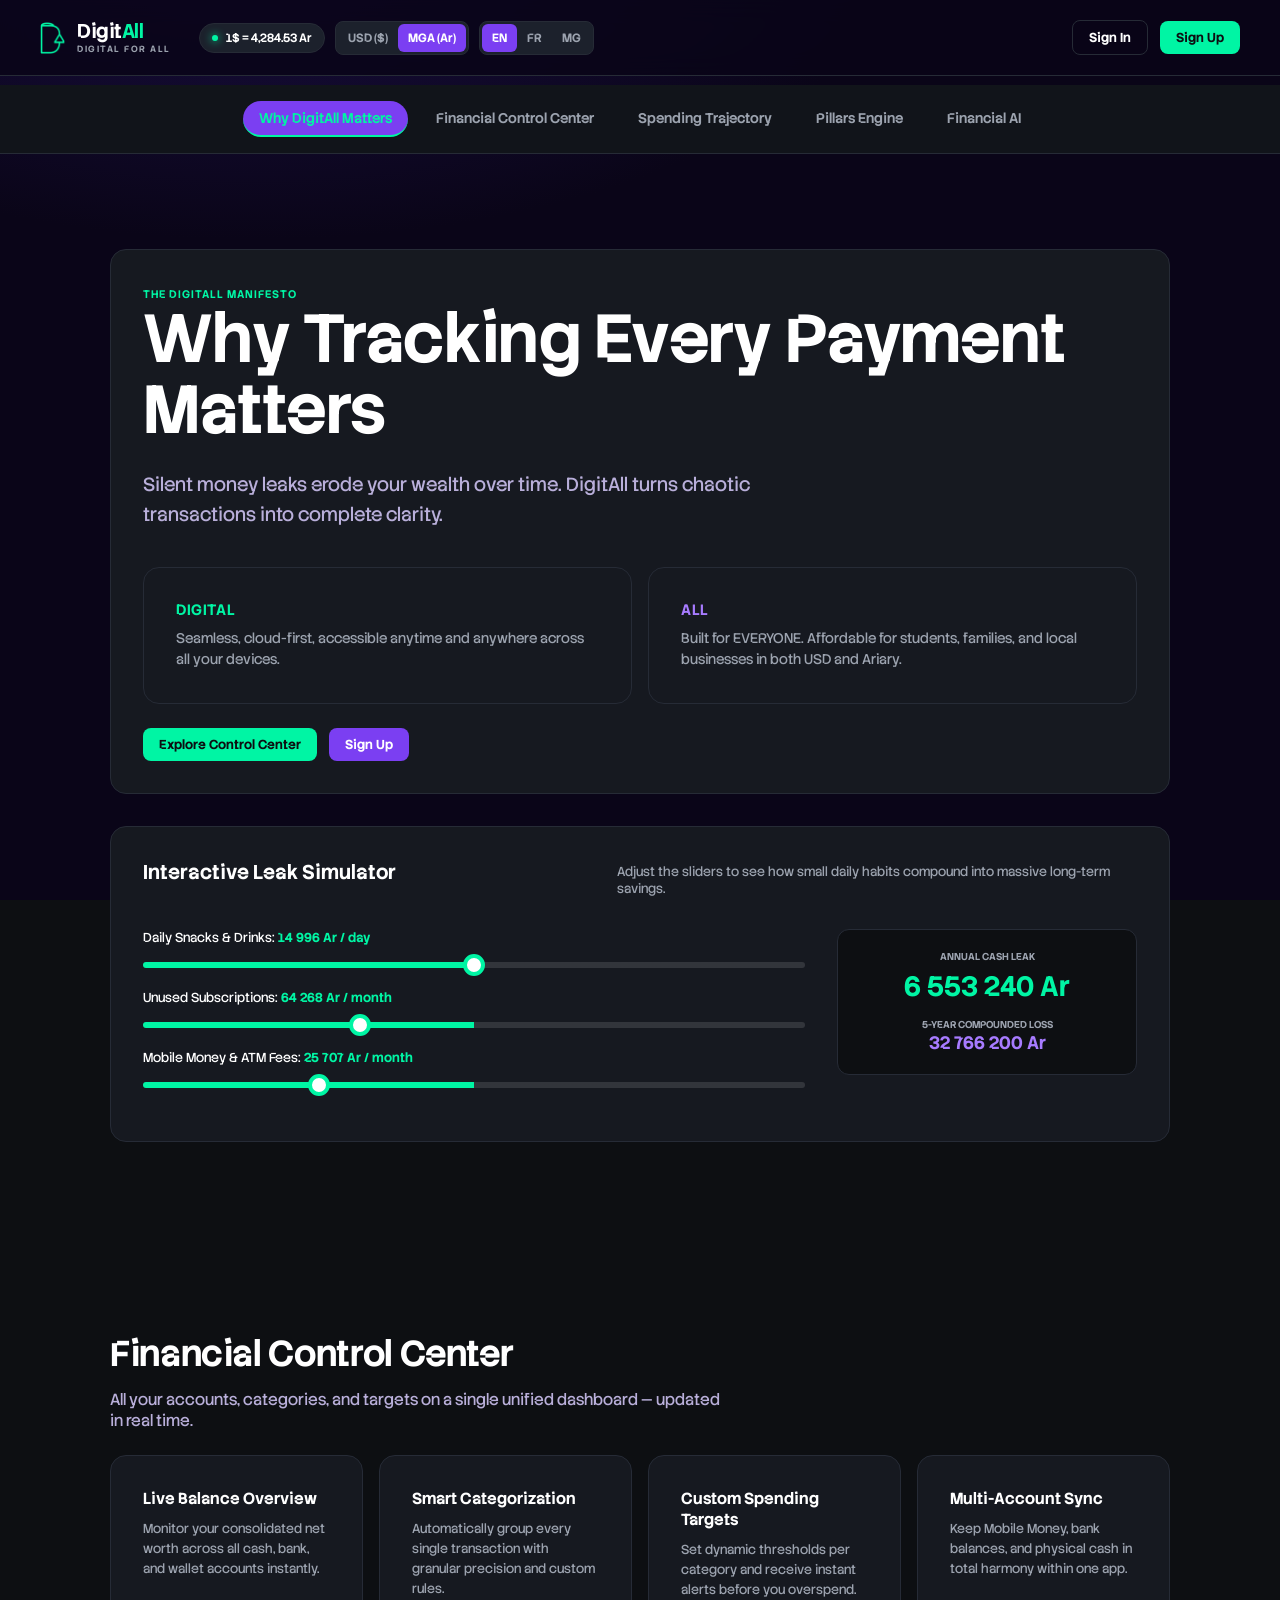
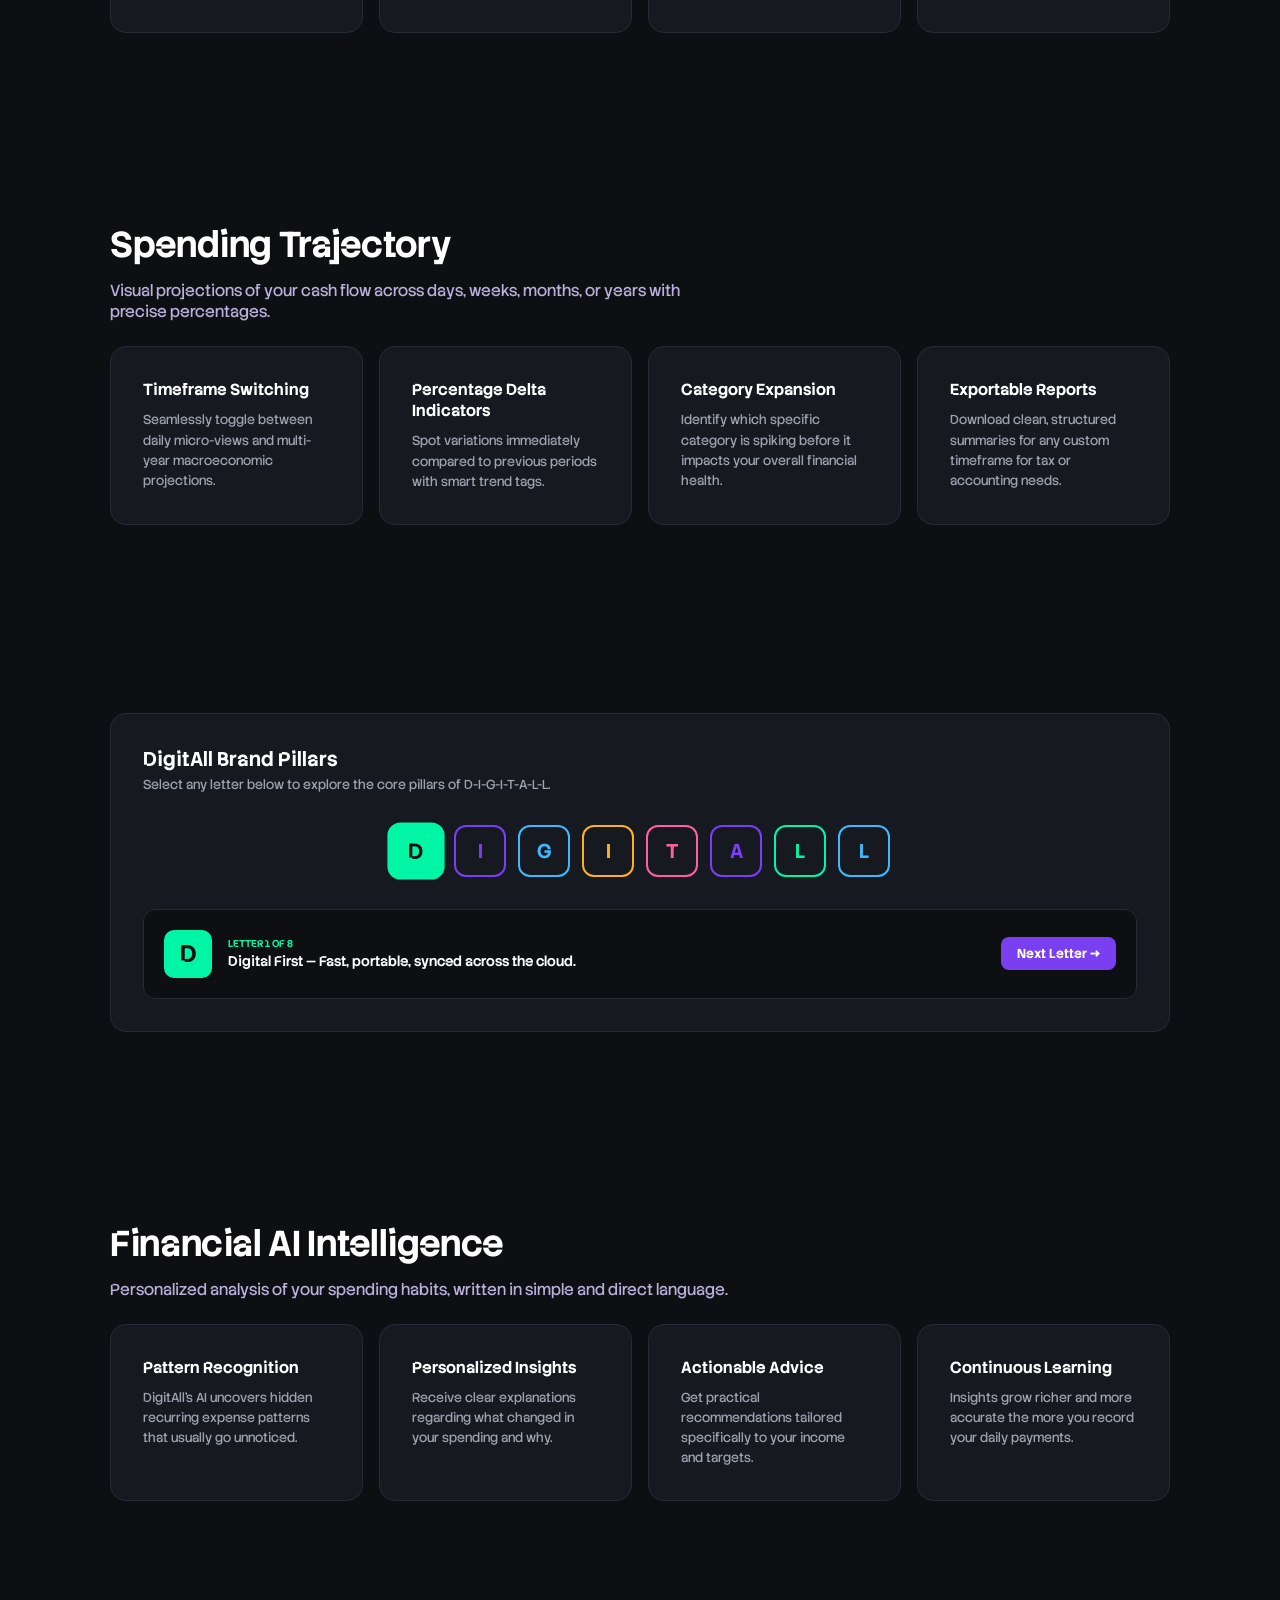
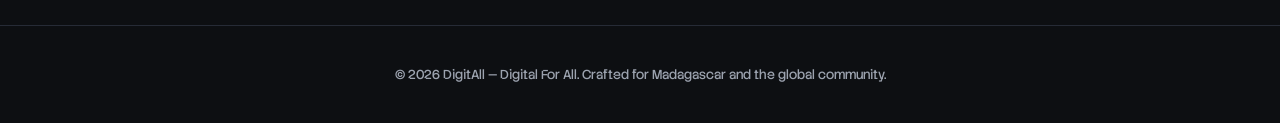
<file: index.html>
<!DOCTYPE html>
<html lang="en">
<head>
<meta charset="UTF-8">
<meta name="viewport" content="width=device-width, initial-scale=1.0">
<title>DigitAll | Digital For All</title>
<link rel="preconnect" href="https://fonts.googleapis.com">
<link rel="preconnect" href="https://fonts.gstatic.com" crossorigin>
<link href="https://fonts.googleapis.com/css2?family=Stack+Sans+Notch:wght@400;500;600;700;800;900&display=swap" rel="stylesheet">
<link rel="stylesheet" href="base.css">
<style>
  :root {
    --bg-dark: #0D0F12;
    --card-bg: #161920;
    --card-border: #262B36;
    --text-main: #FFFFFF;
    --text-muted: #9CA3AF;
    --teal: #00F5A4;
    --purple: #7B3FF2;
    --purple-light: #A77BFF;
  }

  * { box-sizing: border-box; margin: 0; padding: 0; }
  body {
    background-color: var(--bg-dark);
    color: var(--text-main);
    font-family: 'Stack Sans Notch', sans-serif;
  }

  .topbar {
    display: flex;
    align-items: center;
    justify-content: space-between;
    padding: 16px 32px;
    background: #11141A;
    border-bottom: 1px solid var(--card-border);
  }

  .logo-block {
    display: flex;
    align-items: center;
    gap: 16px;
  }

  .logo-mark { height: 32px; width: auto; }

  .logo-text .word {
    font-size: 20px;
    font-weight: 800;
    letter-spacing: -0.5px;
  }
  .logo-text .word span { color: var(--teal); }
  .logo-text .tag {
    font-size: 9px;
    font-weight: 700;
    letter-spacing: 1.5px;
    color: var(--text-muted);
  }

  .inline-controls {
    display: flex;
    align-items: center;
    gap: 10px;
    margin-left: 12px;
  }

  .rate-pill {
    display: flex;
    align-items: center;
    gap: 8px;
    background: #1C212C;
    border: 1px solid var(--card-border);
    padding: 6px 12px;
    border-radius: 20px;
    font-size: 12px;
    font-weight: 600;
  }
  .rate-dot {
    width: 6px;
    height: 6px;
    background: var(--teal);
    border-radius: 50%;
  }

  .toggle-group {
    display: flex;
    background: #1C212C;
    border: 1px solid var(--card-border);
    border-radius: 8px;
    padding: 2px;
  }
  .toggle-group button {
    background: transparent;
    border: none;
    color: var(--text-muted);
    padding: 6px 10px;
    font-size: 12px;
    font-weight: 700;
    cursor: pointer;
    border-radius: 6px;
    transition: all 0.2s;
  }
  .toggle-group button.active {
    background: var(--purple);
    color: #FFF;
  }

  .header-controls {
    display: flex;
    align-items: center;
    gap: 12px;
  }

  .btn {
    padding: 8px 16px;
    border-radius: 8px;
    font-size: 13px;
    font-weight: 700;
    text-decoration: none;
    cursor: pointer;
    border: none;
  }
  .btn-ghost { background: transparent; color: var(--text-main); border: 1px solid var(--card-border); }
  .btn-teal { background: var(--teal); color: #0D0F12; }
  .btn-purple { background: var(--purple); color: #FFF; }

  nav.tabs {
    display: flex;
    justify-content: center;
    gap: 12px;
    padding: 16px;
    background: #11141A;
    border-bottom: 1px solid var(--card-border);
  }
  nav.tabs button {
    background: transparent;
    border: none;
    color: var(--text-muted);
    font-size: 14px;
    font-weight: 600;
    padding: 8px 16px;
    cursor: pointer;
    border-bottom: 2px solid transparent;
  }
  nav.tabs button.active {
    color: var(--teal);
    border-bottom-color: var(--teal);
  }

  main { max-width: 1100px; margin: 40px auto; padding: 0 20px; }

  .manifesto-card, .feature-card, .simulator, .cogs-panel, .info-card {
    background: var(--card-bg);
    border: 1px solid var(--card-border);
    border-radius: 16px;
    padding: 32px;
  }

  .hero-title { font-size: 36px; font-weight: 800; margin: 12px 0; }
  .lead { font-size: 16px; color: var(--text-muted); margin-bottom: 24px; }

  .split-two { display: grid; grid-template-columns: 1fr 1fr; gap: 16px; margin: 24px 0; }
  .cta-row { display: flex; gap: 12px; }

  .feature-grid {
    display: grid;
    grid-template-columns: repeat(auto-fit, minmax(220px, 1fr));
    gap: 16px;
    margin-top: 24px;
  }

  section { margin-bottom: 60px; }
  .section-head { margin-bottom: 24px; }
  .section-title { font-size: 28px; font-weight: 800; }
  .section-sub { color: var(--text-muted); font-size: 14px; margin-top: 4px; }

  .sim-body { display: grid; grid-template-columns: 1fr 300px; gap: 32px; margin-top: 24px; }
  .slider-row { margin-bottom: 16px; }
  .slider-row label { display: block; font-size: 13px; margin-bottom: 6px; }
  .slider-row input { width: 100%; accent-color: var(--teal); }

  .drain-panel {
    background: #0D0F12;
    border: 1px solid var(--card-border);
    border-radius: 12px;
    padding: 20px;
    text-align: center;
  }
  .drain-panel .amount { font-size: 28px; font-weight: 800; color: var(--teal); margin: 8px 0; }
  .drain-panel .sub-amount { font-size: 18px; font-weight: 700; color: var(--purple-light); }

  .letter-info {
    display: flex;
    justify-content: space-between;
    align-items: center;
    background: #0D0F12;
    padding: 20px;
    border-radius: 12px;
    border: 1px solid var(--card-border);
  }
  .letter-info-left { display: flex; align-items: center; gap: 16px; }
  .letter-chip {
    width: 48px;
    height: 48px;
    border-radius: 10px;
    display: flex;
    align-items: center;
    justify-content: center;
    font-size: 24px;
    font-weight: 800;
  }

  footer { text-align: center; padding: 40px; color: var(--text-muted); font-size: 13px; border-top: 1px solid var(--card-border); }
</style>
</head>
<body>

<header class="topbar">
  <div class="logo-block">
    <a href="#" onclick="event.preventDefault();" style="display:flex; align-items:center; gap:12px; text-decoration:none; color:inherit;">
      <img src="digitall-logo-mark.png" class="logo-mark" alt="DigitAll logo">
      <div class="logo-text">
        <div class="word">Digit<span>All</span></div>
        <div class="tag" data-i18n="tag">DIGITAL FOR ALL</div>
      </div>
    </a>

    <div class="inline-controls">
      <div class="rate-pill">
        <span class="rate-dot"></span>
        <span id="rate-display">1$ = 4,284.53 Ar</span>
      </div>
      <div class="toggle-group currency" role="group">
        <button id="btn-usd" onclick="setCurrency('usd')">USD ($)</button>
        <button id="btn-mga" class="active" onclick="setCurrency('mga')">MGA (Ar)</button>
      </div>
      <div class="toggle-group lang" role="group">
        <button id="lang-en" class="active" onclick="setLanguage('en')">EN</button>
        <button id="lang-fr" onclick="setLanguage('fr')">FR</button>
        <button id="lang-mg" onclick="setLanguage('mg')">MG</button>
      </div>
    </div>
  </div>

  <div class="header-controls">
    <a href="login.html" class="btn btn-ghost" data-i18n="signIn">Sign In</a>
    <a href="signup.html" class="btn btn-teal" data-i18n="signUp">Sign Up</a>
  </div>
</header>

<nav class="tabs" id="tabs">
  <button class="active" onclick="scrollToSection('why')" data-i18n="tabWhy">Why DigitAll Matters</button>
  <button onclick="scrollToSection('control')" data-i18n="tabControl">Financial Control Center</button>
  <button onclick="scrollToSection('trajectory')" data-i18n="tabTrajectory">Spending Trajectory</button>
  <button onclick="scrollToSection('cogs')" data-i18n="tabCogs">Pillars Engine</button>
  <button onclick="scrollToSection('ai')" data-i18n="tabAi">Financial AI</button>
</nav>

<main>

  <section id="why">
    <div class="manifesto-card">
      <span style="color:var(--teal); font-size:11px; font-weight:800; letter-spacing:1px;" data-i18n="eyebrow">THE DIGITALL MANIFESTO</span>
      <h1 class="hero-title" data-i18n="heroTitle">Why Tracking Every Payment Matters</h1>
      <p class="lead" data-i18n="heroLead">Silent money leaks erode your wealth over time. DigitAll turns chaotic transactions into complete clarity.</p>

      <div class="split-two">
        <div class="info-card">
          <h3 style="color: var(--teal); margin-bottom:8px;">DIGITAL</h3>
          <p data-i18n="digitalDesc" style="color:var(--text-muted); font-size:14px;">Seamless, cloud-first, accessible anytime and anywhere across all your devices.</p>
        </div>
        <div class="info-card">
          <h3 style="color: var(--purple-light); margin-bottom:8px;">ALL</h3>
          <p data-i18n="allDesc" style="color:var(--text-muted); font-size:14px;">Built for EVERYONE. Affordable for students, families, and local businesses in both USD and Ariary.</p>
        </div>
      </div>

      <div class="cta-row">
        <button class="btn btn-teal" onclick="scrollToSection('control')" data-i18n="btnExplore">Explore Control Center</button>
        <a href="signup.html" class="btn btn-purple" data-i18n="signUp">Sign Up</a>
      </div>
    </div>

    <div class="simulator" style="margin-top:32px;">
      <div class="sim-head">
        <h3 data-i18n="simTitle" style="font-size:20px; font-weight:800;">Interactive Leak Simulator</h3>
        <p data-i18n="simSub" style="color:var(--text-muted); font-size:13px; margin-top:4px;">Adjust the sliders to see how small daily habits compound into massive long-term savings.</p>
      </div>

      <div class="sim-body">
        <div>
          <div class="slider-row">
            <label><span data-i18n="lblSnacks">Daily Snacks & Drinks</span>: <span id="val-snacks" style="color:var(--teal); font-weight:700;">14 996 Ar / day</span></label>
            <input type="range" id="sl-snacks" min="0" max="30000" value="14996" step="1">
          </div>
          <div class="slider-row">
            <label><span data-i18n="lblSubs">Unused Subscriptions</span>: <span id="val-subs" style="color:var(--teal); font-weight:700;">64 268 Ar / month</span></label>
            <input type="range" id="sl-subs" min="0" max="200000" value="64268" step="1">
          </div>
          <div class="slider-row">
            <label><span data-i18n="lblFees">Mobile Money & ATM Fees</span>: <span id="val-fees" style="color:var(--teal); font-weight:700;">25 707 Ar / month</span></label>
            <input type="range" id="sl-fees" min="0" max="100000" value="25707" step="1">
          </div>
        </div>

        <div class="drain-panel">
          <div style="font-size:10px; font-weight:800; color:var(--text-muted);" data-i18n="annualLeakLabel">ANNUAL CASH LEAK</div>
          <div class="amount" id="annual-drain">6 553 189 Ar</div>
          <div style="font-size:10px; font-weight:800; color:var(--text-muted); margin-top:16px;" data-i18n="fiveYearLabel">5-YEAR COMPOUNDED LOSS</div>
          <div class="sub-amount" id="five-year">32 765 945 Ar</div>
        </div>
      </div>
    </div>
  </section>

  <section id="control">
    <div class="section-head">
      <h2 class="section-title" data-i18n="controlTitle">Financial Control Center</h2>
      <p class="section-sub" data-i18n="controlSub">All your accounts, categories, and targets on a single unified dashboard — updated in real time.</p>
    </div>
    <div class="feature-grid">
      <div class="feature-card">
        <h3 data-i18n="f1Title">Live Balance Overview</h3>
        <p data-i18n="f1Desc" style="color:var(--text-muted); font-size:13px; margin-top:8px;">Monitor your consolidated net worth across all cash, bank, and wallet accounts instantly.</p>
      </div>
      <div class="feature-card">
        <h3 data-i18n="f2Title">Smart Categorization</h3>
        <p data-i18n="f2Desc" style="color:var(--text-muted); font-size:13px; margin-top:8px;">Automatically group every single transaction with granular precision and custom rules.</p>
      </div>
      <div class="feature-card">
        <h3 data-i18n="f3Title">Custom Spending Targets</h3>
        <p data-i18n="f3Desc" style="color:var(--text-muted); font-size:13px; margin-top:8px;">Set dynamic thresholds per category and receive instant alerts before you overspend.</p>
      </div>
      <div class="feature-card">
        <h3 data-i18n="f4Title">Multi-Account Sync</h3>
        <p data-i18n="f4Desc" style="color:var(--text-muted); font-size:13px; margin-top:8px;">Keep Mobile Money, bank balances, and physical cash in total harmony within one app.</p>
      </div>
    </div>
  </section>

  <section id="trajectory">
    <div class="section-head">
      <h2 class="section-title" data-i18n="trajTitle">Spending Trajectory</h2>
      <p class="section-sub" data-i18n="trajSub">Visual projections of your cash flow across days, weeks, months, or years with precise percentages.</p>
    </div>
    <div class="feature-grid">
      <div class="feature-card">
        <h3 data-i18n="t1Title">Timeframe Switching</h3>
        <p data-i18n="t1Desc" style="color:var(--text-muted); font-size:13px; margin-top:8px;">Seamlessly toggle between daily micro-views and multi-year macroeconomic projections.</p>
      </div>
      <div class="feature-card">
        <h3 data-i18n="t2Title">Percentage Delta Indicators</h3>
        <p data-i18n="t2Desc" style="color:var(--text-muted); font-size:13px; margin-top:8px;">Spot variations immediately compared to previous periods with smart trend tags.</p>
      </div>
      <div class="feature-card">
        <h3 data-i18n="t3Title">Category Expansion</h3>
        <p data-i18n="t3Desc" style="color:var(--text-muted); font-size:13px; margin-top:8px;">Identify which specific category is spiking before it impacts your overall financial health.</p>
      </div>
      <div class="feature-card">
        <h3 data-i18n="t4Title">Exportable Reports</h3>
        <p data-i18n="t4Desc" style="color:var(--text-muted); font-size:13px; margin-top:8px;">Download clean, structured summaries for any custom timeframe for tax or accounting needs.</p>
      </div>
    </div>
  </section>

  <section id="cogs">
    <div class="cogs-panel">
      <div class="section-head">
        <h3 style="font-size:20px; font-weight:800;" data-i18n="cogsTitle">DigitAll Brand Pillars</h3>
        <p data-i18n="cogsSub" style="color:var(--text-muted); font-size:13px; margin-top:4px;">Select any letter below to explore the core pillars of D-I-G-I-T-A-L-L.</p>
      </div>

      <div class="letter-grid" id="letter-grid" style="display:flex; gap:12px; justify-content:center; flex-wrap:wrap; margin:32px 0;"></div>

      <div class="letter-info">
        <div class="letter-info-left">
          <div class="letter-chip" id="letter-chip">D</div>
          <div>
            <div id="letter-meta" style="font-size:10px; font-weight:800; color:var(--teal);">LETTER 1 OF 8</div>
            <div id="letter-desc" style="font-size:14px; font-weight:600; margin-top:2px;">Digital First — Fast, portable, synced across the cloud.</div>
          </div>
        </div>
        <button class="btn btn-purple" onclick="nextLetter()" data-i18n="cogsNext">Next Letter →</button>
      </div>
    </div>
  </section>

  <section id="ai">
    <div class="section-head">
      <h2 class="section-title" data-i18n="aiTitle">Financial AI Intelligence</h2>
      <p class="section-sub" data-i18n="aiSub">Personalized analysis of your spending habits, written in simple and direct language.</p>
    </div>
    <div class="feature-grid">
      <div class="feature-card">
        <h3 data-i18n="a1Title">Pattern Recognition</h3>
        <p data-i18n="a1Desc" style="color:var(--text-muted); font-size:13px; margin-top:8px;">DigitAll's AI uncovers hidden recurring expense patterns that usually go unnoticed.</p>
      </div>
      <div class="feature-card">
        <h3 data-i18n="a2Title">Personalized Insights</h3>
        <p data-i18n="a2Desc" style="color:var(--text-muted); font-size:13px; margin-top:8px;">Receive clear explanations regarding what changed in your spending and why.</p>
      </div>
      <div class="feature-card">
        <h3 data-i18n="a3Title">Actionable Advice</h3>
        <p data-i18n="a3Desc" style="color:var(--text-muted); font-size:13px; margin-top:8px;">Get practical recommendations tailored specifically to your income and targets.</p>
      </div>
      <div class="feature-card">
        <h3 data-i18n="a4Title">Continuous Learning</h3>
        <p data-i18n="a4Desc" style="color:var(--text-muted); font-size:13px; margin-top:8px;">Insights grow richer and more accurate the more you record your daily payments.</p>
      </div>
    </div>
  </section>

</main>

<footer>
  <span data-i18n="footerText">© 2026 DigitAll — Digital For All. Crafted for Madagascar and the global community.</span>
</footer>

<script>
  const translations = {
    en: {
      tag: "DIGITAL FOR ALL",
      signIn: "Sign In",
      signUp: "Sign Up",
      tabWhy: "Why DigitAll Matters",
      tabControl: "Financial Control Center",
      tabTrajectory: "Spending Trajectory",
      tabCogs: "Pillars Engine",
      tabAi: "Financial AI",
      eyebrow: "THE DIGITALL MANIFESTO",
      heroTitle: "Why Tracking Every Payment Matters",
      heroLead: "Silent money leaks erode your wealth over time. DigitAll turns chaotic transactions into complete clarity.",
      digitalDesc: "Seamless, cloud-first, accessible anytime and anywhere across all your devices.",
      allDesc: "Built for EVERYONE. Affordable for students, families, and local businesses in both USD and Ariary.",
      btnExplore: "Explore Control Center",
      simTitle: "Interactive Leak Simulator",
      simSub: "Adjust the sliders to see how small daily habits compound into massive long-term savings.",
      lblSnacks: "Daily Snacks & Drinks",
      lblSubs: "Unused Subscriptions",
      lblFees: "Mobile Money & ATM Fees",
      annualLeakLabel: "ANNUAL CASH LEAK",
      fiveYearLabel: "5-YEAR COMPOUNDED LOSS",
      perDay: "day",
      perMonth: "month",
      controlTitle: "Financial Control Center",
      controlSub: "All your accounts, categories, and targets on a single unified dashboard — updated in real time.",
      f1Title: "Live Balance Overview",
      f1Desc: "Monitor your consolidated net worth across all cash, bank, and wallet accounts instantly.",
      f2Title: "Smart Categorization",
      f2Desc: "Automatically group every single transaction with granular precision and custom rules.",
      f3Title: "Custom Spending Targets",
      f3Desc: "Set dynamic thresholds per category and receive instant alerts before you overspend.",
      f4Title: "Multi-Account Sync",
      f4Desc: "Keep Mobile Money, bank balances, and physical cash in total harmony within one app.",
      trajTitle: "Spending Trajectory",
      trajSub: "Visual projections of your cash flow across days, weeks, months, or years with precise percentages.",
      t1Title: "Timeframe Switching",
      t1Desc: "Seamlessly toggle between daily micro-views and multi-year macroeconomic projections.",
      t2Title: "Percentage Delta Indicators",
      t2Desc: "Spot variations immediately compared to previous periods with smart trend tags.",
      t3Title: "Category Expansion",
      t3Desc: "Identify which specific category is spiking before it impacts your overall financial health.",
      t4Title: "Exportable Reports",
      t4Desc: "Download clean, structured summaries for any custom timeframe for tax or accounting needs.",
      cogsTitle: "DigitAll Brand Pillars",
      cogsSub: "Select any letter below to explore the core pillars of D-I-G-I-T-A-L-L.",
      cogsNext: "Next Letter →",
      letterPrefix: "LETTER",
      aiTitle: "Financial AI Intelligence",
      aiSub: "Personalized analysis of your spending habits, written in simple and direct language.",
      a1Title: "Pattern Recognition",
      a1Desc: "DigitAll's AI uncovers hidden recurring expense patterns that usually go unnoticed.",
      a2Title: "Personalized Insights",
      a2Desc: "Receive clear explanations regarding what changed in your spending and why.",
      a3Title: "Actionable Advice",
      a3Desc: "Get practical recommendations tailored specifically to your income and targets.",
      a4Title: "Continuous Learning",
      a4Desc: "Insights grow richer and more accurate the more you record your daily payments.",
      footerText: "© 2026 DigitAll — Digital For All. Crafted for Madagascar and the global community.",
      gearLetters: [
        { letter: 'D', color: '#00F5A4', desc: 'Digital First — Fast, portable, synced across the cloud.' },
        { letter: 'I', color: '#7B3FF2', desc: 'Insightful — Instantly categorized payments and insights.' },
        { letter: 'G', color: '#3FB8FF', desc: 'Guardrails — Healthy budget limits to keep you on track.' },
        { letter: 'I', color: '#FFB020', desc: 'Intelligent — Financial AI reveals silent leaks.' },
        { letter: 'T', color: '#FF5FA2', desc: 'Trajectory — Predict whether your savings grow or decline.' },
        { letter: 'A', color: '#7B3FF2', desc: 'Affordable — Plans built for students, families, and shops.' },
        { letter: 'L', color: '#00F5A4', desc: 'Local — Built natively for Ariary and USD conversion.' },
        { letter: 'L', color: '#3FB8FF', desc: 'Lasting — Small daily habits compounding into real wealth.' }
      ]
    },
    fr: {
      tag: "LE NUMÉRIQUE POUR TOUS",
      signIn: "Se Connecter",
      signUp: "S'inscrire",
      tabWhy: "Pourquoi DigitAll ?",
      tabControl: "Centre de Contrôle",
      tabTrajectory: "Trajectoire des Dépenses",
      tabCogs: "Piliers de Marque",
      tabAi: "IA Financière",
      eyebrow: "LE MANIFESTE DIGITALL",
      heroTitle: "Pourquoi chaque paiement compte",
      heroLead: "Les fuites d'argent invisibles érodent votre richesse. DigitAll transforme les transactions chaotiques en clarté absolue.",
      digitalDesc: "Fluide, axé sur le cloud, accessible partout et à tout moment sur tous vos appareils.",
      allDesc: "Conçu pour TOUS. Accessible aux étudiants, familles et entreprises locales en USD et Ariary.",
      btnExplore: "Explorer le Centre de Contrôle",
      simTitle: "Simulateur Interactif de Fuites",
      simSub: "Ajustez les curseurs pour voir comment de petites habitudes génèrent d'importantes économies.",
      lblSnacks: "Gourmandises & Boissons",
      lblSubs: "Abonnements Inutilisés",
      lblFees: "Frais Mobile Money & ATM",
      annualLeakLabel: "FUITE D'ARGENT ANNUELLE",
      fiveYearLabel: "PERTE CUMULÉE SUR 5 ANS",
      perDay: "jour",
      perMonth: "mois",
      controlTitle: "Centre de Contrôle Financier",
      controlSub: "Tous vos comptes, catégories et objectifs sur un seul tableau de bord mis à jour en temps réel.",
      f1Title: "Aperçu du Solde en Direct",
      f1Desc: "Suivez votre valeur nette consolidée sur l'ensemble de vos comptes bancaires et espèces.",
      f2Title: "Catégorisation Intelligente",
      f2Desc: "Regroupez automatiquement chaque transaction avec une précision granulaire.",
      f3Title: "Objectifs de Dépense",
      f3Desc: "Définissez des seuils dynamiques et recevez des alertes instantanées.",
      f4Title: "Synchronisation Multi-Comptes",
      f4Desc: "Gardez votre Mobile Money et vos soldes bancaires en parfaite harmonie.",
      trajTitle: "Trajectoire des Dépenses",
      trajSub: "Projections visuelles de votre trésorerie sur des jours, semaines, mois ou années.",
      t1Title: "Changement de Période",
      t1Desc: "Basculez facilement entre la vue quotidienne et des projections macroéconomiques.",
      t2Title: "Indicateurs de Variation %",
      t2Desc: "Repérez immédiatement les écarts par rapport aux périodes précédentes.",
      t3Title: "Analyse des Catégories",
      t3Desc: "Identifiez la catégorie en hausse avant qu'elle n'impacte votre santé financière.",
      t4Title: "Rapports Exportables",
      t4Desc: "Téléchargez des synthèses claires pour vos besoins comptables ou fiscaux.",
      cogsTitle: "Piliers de Marque DigitAll",
      cogsSub: "Sélectionnez une lettre ci-dessous pour explorer les piliers de D-I-G-I-T-A-L-L.",
      cogsNext: "Lettre Suivante →",
      letterPrefix: "LETTRE",
      aiTitle: "Intelligence Artificielle Financière",
      aiSub: "Analyse personnalisée de vos habitudes de dépense en langage simple.",
      a1Title: "Reconnaissance de Modèles",
      a1Desc: "L'IA de DigitAll détecte les dépenses récurrentes cachées.",
      a2Title: "Analyses Personnalisées",
      a2Desc: "Obtenez des explications claires sur l'évolution de vos dépenses.",
      a3Title: "Conseils Pratiques",
      a3Desc: "Recevez des recommandations concrètes adaptées à vos revenus.",
      a4Title: "Apprentissage Continu",
      a4Desc: "Les analyses deviennent de plus en plus précises au fur et à mesure de vos saisies.",
      footerText: "© 2026 DigitAll — Le Numérique pour Tous. Conçu pour Madagascar et la communauté internationale.",
      gearLetters: [
        { letter: 'D', color: '#00F5A4', desc: 'Digital d\'abord — Rapide, mobile, synchronisé sur le cloud.' },
        { letter: 'I', color: '#7B3FF2', desc: 'Intelligent — Catégorisation instantanée des paiements.' },
        { letter: 'G', color: '#3FB8FF', desc: 'Garde-fous — Limites budgétaires pour garder le cap.' },
        { letter: 'I', color: '#FFB020', desc: 'Insightful — L\'IA financière révèle les fuites d\'argent.' },
        { letter: 'T', color: '#FF5FA2', desc: 'Trajectoire — Anticipez la croissance de votre épargne.' },
        { letter: 'A', color: '#7B3FF2', desc: 'Accessible — Offres adaptées aux étudiants et commerces.' },
        { letter: 'L', color: '#00F5A4', desc: 'Local — Conçu pour la conversion Ariary et USD.' },
        { letter: 'L', color: '#3FB8FF', desc: 'Durable — De petites habitudes qui créent de la richesse.' }
      ]
    },
    mg: {
      tag: "DIGITAL HO AN'NY REHETRA",
      signIn: "Hiditra",
      signUp: "Hanoratra anarana",
      tabWhy: "Nahoana no DigitAll?",
      tabControl: "Ivon-toerana Fitantanana",
      tabTrajectory: "Zotran'ny Fandaniana",
      tabCogs: "Piliers DigitAll",
      tabAi: "AI Ara-Pitantanana",
      eyebrow: "NY MANIFESTO DIGITALL",
      heroTitle: "Nahoana no Zava-dehibe ny Fanarahana ny Fandaniana",
      heroLead: "Ny fahaverezam-bola kely isan’andro dia manimba ny tahiry. DigitAll dia manova ny korontana ho mazava tsara.",
      digitalDesc: "Mora ampiasaina amin'ny cloud, azo idirana amin'ny fotoana rehetra sy amin'ny fitaovana rehetra.",
      allDesc: "Natao ho an'ny REHETRA. Takatry ny mpianatra, ny fianakaviana, ary ny mpivarotra amin'ny USD sy Ariary.",
      btnExplore: "Jereo ny Ivon-toerana Fitantanana",
      simTitle: "Mpampitaha Fahaverezam-bola",
      simSub: "Ovay ny slider hahitana ny fitsitsiana azo atao amin'ny DigitAll.",
      lblSnacks: "Tsakitsaky Isan'andro",
      lblSubs: "Abonnements Tsy Ampiasaina",
      lblFees: "Saran'ny Mobile Money & ATM",
      annualLeakLabel: "FAHAVEREZAM-BOLA ISAN-TAONA",
      fiveYearLabel: "FAHAVEREZANA AMIN'NY TAONA 5",
      perDay: "andro",
      perMonth: "volana",
      controlTitle: "Ivon-toerana Fitantanana Vola",
      controlSub: "Ny kaontinao sy ny tanjonao amin'ny solaitrabe iray — havaozina amin'ny fotoana tena izy.",
      f1Title: "Topi-maso ny Solde",
      f1Desc: "Araho avy hatrany ny fitambaran'ny fanananao amin'ny banky, mobile money, ary lelavola.",
      f2Title: "Sokajy Intelligente",
      f2Desc: "Sokajio ho azy ny fifampiraharahana rehetra amin'ny fomba tsara.",
      f3Title: "Tanjona Fandaniana",
      f3Desc: "Mametraha fetra isaky ny sokajy ary mahazo fampandrenesana alohan'ny hihoarana izany.",
      f4Title: "Fampiraisana Kaonty Maro",
      f4Desc: "Ampifanaraho tsara ny Mobile Money, ny banky, ary ny lelavola amin'ny fampiharana iray.",
      trajTitle: "Zotran'ny Fandaniana",
      trajSub: "Sary mampiseho ny fizotran'ny vola amin'ny andro, volana, na taona amin'ny pronsantajy mazava.",
      t1Title: "Fanovana Fotoana",
      t1Desc: "Mifamadiha amin'ny fisongadinana isan'andro sy ny vinavina mandritra ny taona maro.",
      t2Title: "Mpanondro Fanovana %",
      t2Desc: "Jereo avy hatrany ny fahasamihafana mihoatra ny fotoana teo aloha.",
      t3Title: "Fandinihana Sokajy",
      t3Desc: "Fantaro hoe amin'ny sokajy aiza no misy fisondrotana alohan'ny hisy fiantraikana amin'ny volanao.",
      t4Title: "Rapor Azo Avoaka",
      t4Desc: "Ampidino ny famintinana mazava ho an'ny kaonty na ny hetra.",
      cogsTitle: "Piliers DigitAll",
      cogsSub: "Fidilizo ny soratra eto ambany mba handinihana ny D-I-G-I-T-A-L-L.",
      cogsNext: "Soratra Manaraka →",
      letterPrefix: "SORATRA",
      aiTitle: "AI Ara-Pitantanana Vola",
      aiSub: "Fandinihana manokana ny fahazaranao mandany vola amin'ny fiteny tsotra sy mazava.",
      a1Title: "Fahafantarana Lamina",
      a1Desc: "Ny AI-n'i DigitAll dia mamantatra ny fandaniana miverimberina takona.",
      a2Title: "Fahafantarana Manokana",
      a2Desc: "Mahazo fanazavana mazava momba ny fiovana amin'ny fandanianao sy ny anton'izany.",
      a3Title: "Torohevitra Azo Ampiharina",
      a3Desc: "Mahazo torohevitra azo ampiharina mifanaraka amin'ny fidiran-bolanao.",
      a4Title: "Fianarana Mitohy",
      a4Desc: "Lasa marina kokoa ny fampahalalana arakaraka ny handraisanao an-tsoratra ny fandanianao.",
      footerText: "© 2026 DigitAll — Digital ho an'ny Rehetra. Natao ho an'i Madagasikara sy izao tontolo izao.",
      gearLetters: [
        { letter: 'D', color: '#00F5A4', desc: 'Digital Voalohany — Haingana, azo entina, ampiarahina amin\'ny cloud.' },
        { letter: 'I', color: '#7B3FF2', desc: 'Fahafantarana — Sokajy haingana ny fandaniana sy ny fahalalana.' },
        { letter: 'G', color: '#3FB8FF', desc: 'Fepetra — Fetra ara-tetibola mba hitazonana anao amin\'ny lalana tsara.' },
        { letter: 'I', color: '#FFB020', desc: 'Manan-tsaina — Ny AI ara-pahasalamana dia mampiseho ny fahaverezana.' },
        { letter: 'T', color: '#FF5FA2', desc: 'Zotra — Maminavina raha mitombo na mihena ny tahiry.' },
        { letter: 'A', color: '#7B3FF2', desc: 'Takatry ny Vola — Tetikasa natao ho an\'ny mpianatra sy ny mpivarotra.' },
        { letter: 'L', color: '#00F5A4', desc: 'An-toerana — Natao manokana ho an\'ny Ariary sy USD.' },
        { letter: 'L', color: '#3FB8FF', desc: 'Maharitra — Fahazarana kely isan\'andro mampitombo ny harena.' }
      ]
    }
  };

  let currentLang = 'en';
  let currency = 'mga';
  const RATE = 4284.53;

  function setLanguage(lang) {
    if (!translations[lang]) return;
    currentLang = lang;

    document.getElementById('lang-en').classList.toggle('active', lang === 'en');
    document.getElementById('lang-fr').classList.toggle('active', lang === 'fr');
    document.getElementById('lang-mg').classList.toggle('active', lang === 'mg');

    document.querySelectorAll('[data-i18n]').forEach(el => {
      const key = el.getAttribute('data-i18n');
      if (translations[lang][key]) el.textContent = translations[lang][key];
    });

    const currentGears = translations[lang].gearLetters;
    for (let i = 0; i < LETTERS.length; i++) {
      LETTERS[i].desc = currentGears[i].desc;
    }

    updateSimulator();
    selectLetter(selectedIndex);
  }

  function setCurrency(newCurrency) {
    currency = newCurrency;
    document.getElementById('btn-usd').classList.toggle('active', newCurrency === 'usd');
    document.getElementById('btn-mga').classList.toggle('active', newCurrency === 'mga');
    updateSimulator();
  }

  function formatNumber(num) {
    return Math.round(num).toLocaleString('en-US').replace(/,/g, ' ');
  }

  function updateSimulator() {
    const snacksDay = Number(document.getElementById('sl-snacks').value);
    const subsMonth = Number(document.getElementById('sl-subs').value);
    const feesMonth = Number(document.getElementById('sl-fees').value);

    const symbol = currency === 'usd' ? '$' : 'Ar';
    const convert = value => currency === 'usd' ? value / RATE : value;

    const perDayText = translations[currentLang].perDay;
    const perMonthText = translations[currentLang].perMonth;

    document.getElementById('val-snacks').textContent = `${formatNumber(convert(snacksDay))} ${symbol} / ${perDayText}`;
    document.getElementById('val-subs').textContent = `${formatNumber(convert(subsMonth))} ${symbol} / ${perMonthText}`;
    document.getElementById('val-fees').textContent = `${formatNumber(convert(feesMonth))} ${symbol} / ${perMonthText}`;

    const totalAnnual = (snacksDay * 365) + (subsMonth * 12) + (feesMonth * 12);
    document.getElementById('annual-drain').textContent = `${formatNumber(convert(totalAnnual))} ${symbol}`;
    document.getElementById('five-year').textContent = `${formatNumber(convert(totalAnnual * 5))} ${symbol}`;
  }

  ['sl-snacks', 'sl-subs', 'sl-fees'].forEach(id => {
    document.getElementById(id).addEventListener('input', updateSimulator);
  });

  function scrollToSection(id) {
    document.getElementById(id).scrollIntoView({ behavior: 'smooth' });
  }

  /* Pillar Grid Engine */
  let LETTERS = JSON.parse(JSON.stringify(translations.en.gearLetters));
  const letterGrid = document.getElementById('letter-grid');
  let selectedIndex = 0;

  LETTERS.forEach((item, i) => {
    const card = document.createElement('button');
    card.className = 'letter-card' + (i === selectedIndex ? ' active' : '');
    card.style.cssText = `
      width: 52px; height: 52px; border-radius: 12px; 
      border: 2px solid ${item.color}; background: transparent; 
      color: ${item.color}; font-size: 20px; font-weight: 800; 
      cursor: pointer; transition: all 0.2s ease;
    `;
    card.textContent = item.letter;
    card.addEventListener('click', () => selectLetter(i));
    letterGrid.appendChild(card);
  });

  function selectLetter(index) {
    selectedIndex = index;
    const cards = letterGrid.querySelectorAll('.letter-card');
    cards.forEach((card, idx) => {
      const item = LETTERS[idx];
      if (idx === index) {
        card.style.background = item.color;
        card.style.color = '#0D0F12';
        card.style.transform = 'scale(1.1)';
      } else {
        card.style.background = 'transparent';
        card.style.color = item.color;
        card.style.transform = 'scale(1)';
      }
    });

    const current = LETTERS[index];
    const prefix = translations[currentLang].letterPrefix;

    document.getElementById('letter-chip').textContent = current.letter;
    document.getElementById('letter-chip').style.background = current.color;
    document.getElementById('letter-chip').style.color = '#0D0F12';
    document.getElementById('letter-meta').textContent = `${prefix} ${index + 1} OF ${LETTERS.length}`;
    document.getElementById('letter-desc').textContent = current.desc;
  }

  function nextLetter() {
    selectLetter((selectedIndex + 1) % LETTERS.length);
  }

  setLanguage('en');
</script>
</body>
</html>
</file>
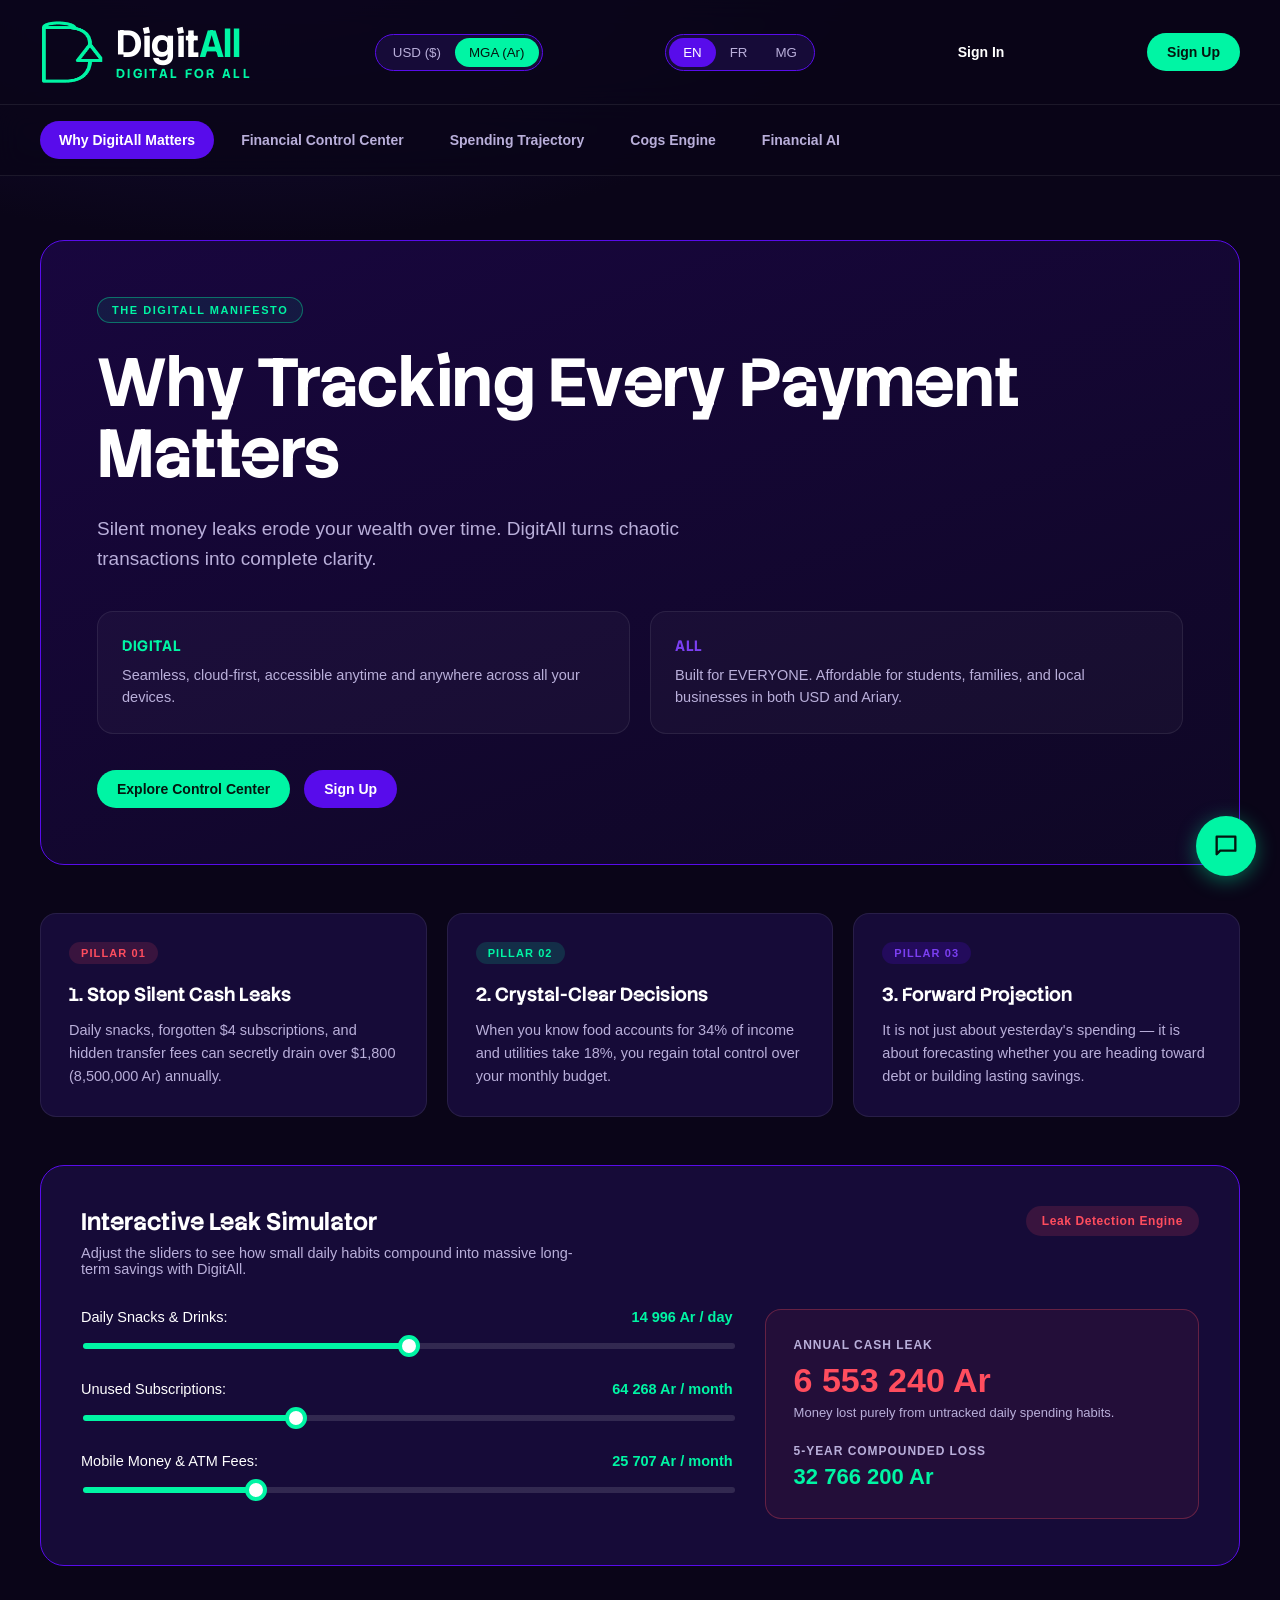
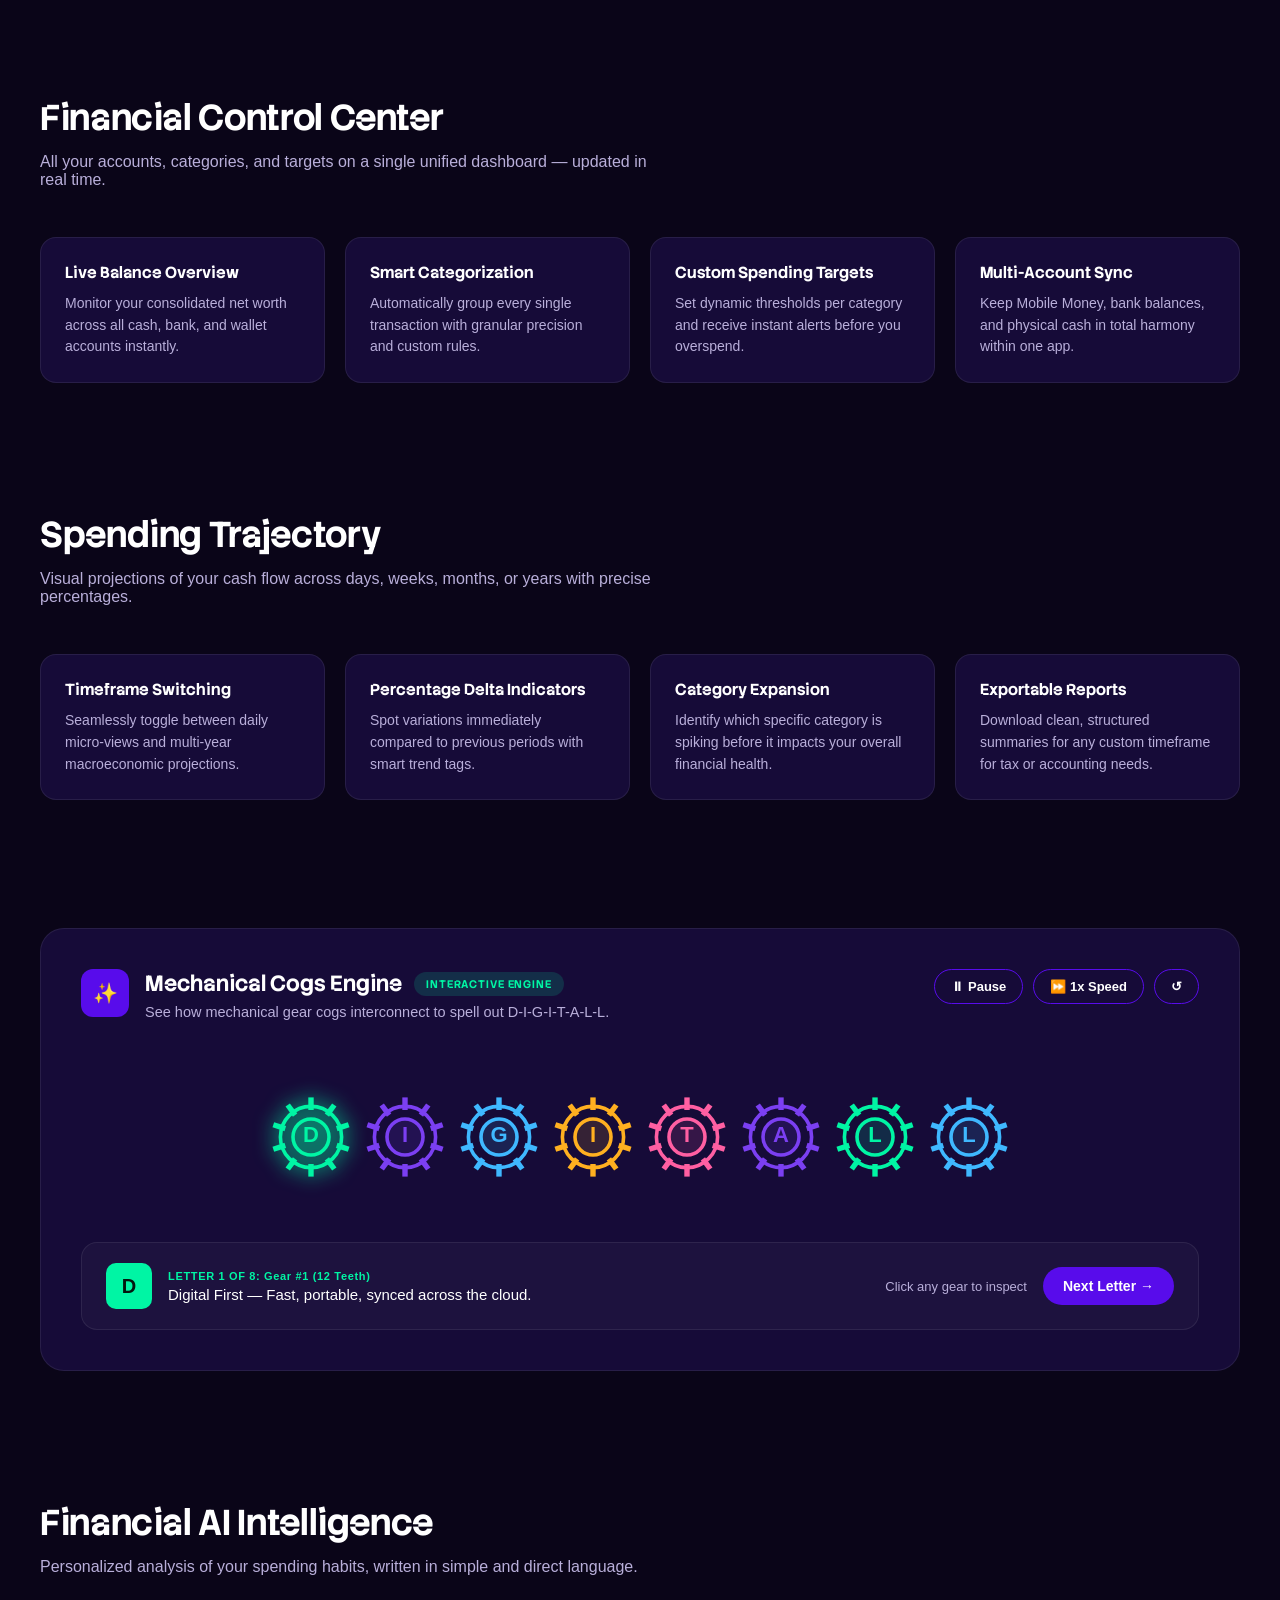
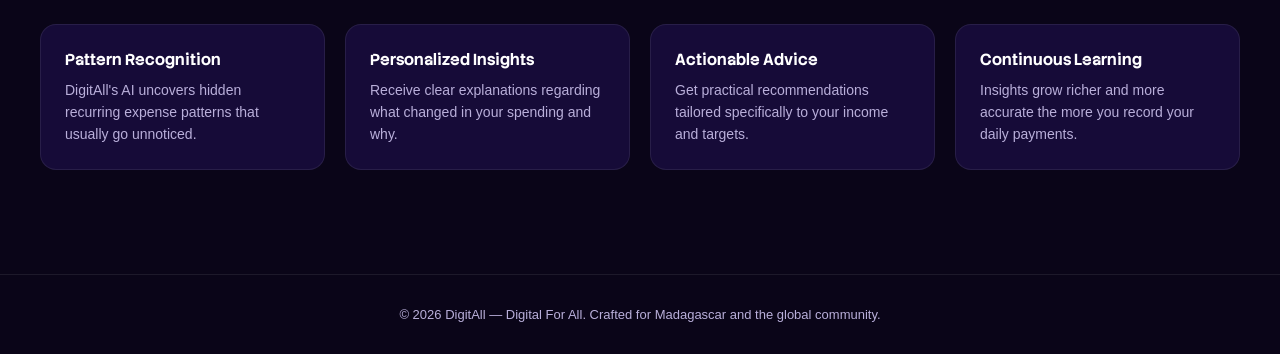
<file: en.html>
<!DOCTYPE html>
<html lang="en">
<head>
<meta charset="UTF-8">
<meta name="viewport" content="width=device-width, initial-scale=1.0">
<title>DigitAll | Digital For All</title>
<link rel="preconnect" href="https://fonts.googleapis.com">
<link rel="preconnect" href="https://fonts.gstatic.com" crossorigin>
<link href="https://fonts.googleapis.com/css2?family=Stack+Sans+Notch:wght@400;500;600;700;800;900&display=swap" rel="stylesheet">
<link rel="stylesheet" href="base.css">
</head>
<body>

<header class="topbar">
  <div class="logo-block">
    <a href="en.html" style="display:flex; align-items:center; gap:12px; text-decoration:none; color:inherit;">
      <img src="digitall-logo-mark.png" class="logo-mark" alt="DigitAll logo">
      <div class="logo-text">
        <div class="word">Digit<span>All</span></div>
        <div class="tag">DIGITAL FOR ALL</div>
      </div>
    </a>
  </div>


    <div class="toggle-group currency" role="group" aria-label="Currency Toggle">
      <button id="btn-usd" onclick="setCurrency('usd')">USD ($)</button>
      <button id="btn-mga" class="active" onclick="setCurrency('mga')">MGA (Ar)</button>
    </div>

    <div class="toggle-group lang" role="group" aria-label="Language Toggle">
      <a href="en.html"><button class="active">EN</button></a>
      <a href="fr.html"><button>FR</button></a>
      <a href="mg.html"><button>MG</button></a>
    </div>

    <a href="login.html" class="btn btn-ghost">Sign In</a>
    <a href="signup.html" class="btn btn-teal">Sign Up</a>
  </div>
</header>

<nav class="tabs" id="tabs">
  <button class="active" data-target="why">Why DigitAll Matters</button>
  <button data-target="control">Financial Control Center</button>
  <button data-target="trajectory">Spending Trajectory</button>
  <button data-target="cogs">Cogs Engine</button>
  <button data-target="ai">Financial AI</button>
</nav>

<main>

  <!-- Section 1: Why DigitAll Matters -->
  <section id="why">
    <div class="manifesto-card">
      <span class="eyebrow">THE DIGITALL MANIFESTO</span>
      <h1 class="hero-title">Why Tracking Every Payment Matters</h1>
      <p class="lead">Silent money leaks erode your wealth over time. DigitAll turns chaotic transactions into complete clarity.</p>

      <div class="split-two">
        <div class="info-card digital">
          <h3 style="color: var(--teal);">DIGITAL</h3>
          <p>Seamless, cloud-first, accessible anytime and anywhere across all your devices.</p>
        </div>
        <div class="info-card all">
          <h3 style="color: var(--purple-light);">ALL</h3>
          <p>Built for EVERYONE. Affordable for students, families, and local businesses in both USD and Ariary.</p>
        </div>
      </div>

      <div class="cta-row">
        <button class="btn btn-teal" onclick="scrollToSection('control')">Explore Control Center</button>
        <a href="signup.html" class="btn btn-purple">Sign Up</a>
      </div>
    </div>

    <div class="pillars" style="margin-top:48px;">
      <div class="pillar-card">
        <span class="pillar-badge">PILLAR 01</span>
        <h3>1. Stop Silent Cash Leaks</h3>
        <p>Daily snacks, forgotten $4 subscriptions, and hidden transfer fees can secretly drain over $1,800 (8,500,000 Ar) annually.</p>
      </div>
      <div class="pillar-card">
        <span class="pillar-badge">PILLAR 02</span>
        <h3>2. Crystal-Clear Decisions</h3>
        <p>When you know food accounts for 34% of income and utilities take 18%, you regain total control over your monthly budget.</p>
      </div>
      <div class="pillar-card">
        <span class="pillar-badge">PILLAR 03</span>
        <h3>3. Forward Projection</h3>
        <p>It is not just about yesterday's spending — it is about forecasting whether you are heading toward debt or building lasting savings.</p>
      </div>
    </div>

    <!-- Interactive Leak Simulator -->
    <div class="simulator" style="margin-top:32px;">
      <div class="sim-head">
        <div>
          <h3>Interactive Leak Simulator</h3>
          <p>Adjust the sliders to see how small daily habits compound into massive long-term savings with DigitAll.</p>
        </div>
        <span class="sim-tag">Leak Detection Engine</span>
      </div>

      <div class="sim-body">
        <div>
          <div class="slider-row">
            <label>Daily Snacks & Drinks: <span class="val" id="val-snacks">14,996 Ar / day</span></label>
            <input type="range" id="sl-snacks" min="0" max="30000" value="14996" step="1">
          </div>
          <div class="slider-row">
            <label>Unused Subscriptions: <span class="val" id="val-subs">64,268 Ar / month</span></label>
            <input type="range" id="sl-subs" min="0" max="200000" value="64268" step="1">
          </div>
          <div class="slider-row">
            <label>Mobile Money & ATM Fees: <span class="val" id="val-fees">25,707 Ar / month</span></label>
            <input type="range" id="sl-fees" min="0" max="100000" value="25707" step="1">
          </div>
        </div>

        <div class="drain-panel">
          <div class="label">ANNUAL CASH LEAK</div>
          <div class="amount" id="annual-drain">6,553,189 Ar</div>
          <div class="note">Money lost purely from untracked daily spending habits.</div>
          <div class="sub-label">5-YEAR COMPOUNDED LOSS</div>
          <div class="sub-amount" id="five-year">32,765,945 Ar</div>
        </div>
      </div>
    </div>
  </section>

  <!-- Section 2: Financial Control Center -->
  <section id="control">
    <div class="section-head">
      <h2 class="section-title">Financial Control Center</h2>
      <p class="section-sub">All your accounts, categories, and targets on a single unified dashboard — updated in real time.</p>
    </div>
    <div class="feature-grid">
      <div class="feature-card">
        <h3>Live Balance Overview</h3>
        <p>Monitor your consolidated net worth across all cash, bank, and wallet accounts instantly.</p>
      </div>
      <div class="feature-card">
        <h3>Smart Categorization</h3>
        <p>Automatically group every single transaction with granular precision and custom rules.</p>
      </div>
      <div class="feature-card">
        <h3>Custom Spending Targets</h3>
        <p>Set dynamic thresholds per category and receive instant alerts before you overspend.</p>
      </div>
      <div class="feature-card">
        <h3>Multi-Account Sync</h3>
        <p>Keep Mobile Money, bank balances, and physical cash in total harmony within one app.</p>
      </div>
    </div>
  </section>

  <!-- Section 3: Spending Trajectory -->
  <section id="trajectory">
    <div class="section-head">
      <h2 class="section-title">Spending Trajectory</h2>
      <p class="section-sub">Visual projections of your cash flow across days, weeks, months, or years with precise percentages.</p>
    </div>
    <div class="feature-grid">
      <div class="feature-card">
        <h3>Timeframe Switching</h3>
        <p>Seamlessly toggle between daily micro-views and multi-year macroeconomic projections.</p>
      </div>
      <div class="feature-card">
        <h3>Percentage Delta Indicators</h3>
        <p>Spot variations immediately compared to previous periods with smart trend tags.</p>
      </div>
      <div class="feature-card">
        <h3>Category Expansion</h3>
        <p>Identify which specific category is spiking before it impacts your overall financial health.</p>
      </div>
      <div class="feature-card">
        <h3>Exportable Reports</h3>
        <p>Download clean, structured summaries for any custom timeframe for tax or accounting needs.</p>
      </div>
    </div>
  </section>

  <!-- Section 4: Cogs Animation Engine -->
  <section id="cogs">
    <div class="cogs-panel">
      <div class="cogs-head">
        <div class="cogs-head-left">
          <div class="cogs-icon">✨</div>
          <div>
            <h3>Mechanical Cogs Engine <span class="motor-badge">INTERACTIVE ENGINE</span></h3>
            <p>See how mechanical gear cogs interconnect to spell out D-I-G-I-T-A-L-L.</p>
          </div>
        </div>
        <div class="cogs-controls">
          <button id="btn-pause" onclick="toggleAnimation()">⏸ Pause</button>
          <button id="btn-speed" onclick="cycleSpeed()">⏩ 1x Speed</button>
          <button onclick="resetGears()">↺</button>
        </div>
      </div>

      <div class="gear-stage" id="gear-stage"></div>

      <div class="letter-info">
        <div class="letter-info-left">
          <div class="letter-chip" id="letter-chip">D</div>
          <div class="letter-info-text">
            <div class="meta" id="letter-meta">LETTER 1 OF 8: Gear #1 (12 Teeth)</div>
            <div class="desc" id="letter-desc">Digital First — Fast, portable, synced across the cloud.</div>
          </div>
        </div>
        <div class="letter-info-right">
          <span class="hint">Click any gear to inspect</span>
          <button class="btn btn-purple" onclick="nextLetter()">Next Letter →</button>
        </div>
      </div>
    </div>
  </section>

  <!-- Section 5: AI Financial Intelligence -->
  <section id="ai">
    <div class="section-head">
      <h2 class="section-title">Financial AI Intelligence</h2>
      <p class="section-sub">Personalized analysis of your spending habits, written in simple and direct language.</p>
    </div>
    <div class="feature-grid">
      <div class="feature-card">
        <h3>Pattern Recognition</h3>
        <p>DigitAll's AI uncovers hidden recurring expense patterns that usually go unnoticed.</p>
      </div>
      <div class="feature-card">
        <h3>Personalized Insights</h3>
        <p>Receive clear explanations regarding what changed in your spending and why.</p>
      </div>
      <div class="feature-card">
        <h3>Actionable Advice</h3>
        <p>Get practical recommendations tailored specifically to your income and targets.</p>
      </div>
      <div class="feature-card">
        <h3>Continuous Learning</h3>
        <p>Insights grow richer and more accurate the more you record your daily payments.</p>
      </div>
    </div>
  </section>

</main>

<footer>
  © 2026 DigitAll — Digital For All. Crafted for Madagascar and the global community.
</footer>

<script>
  /* ===== 1. Scroll-Spy Navigation ===== */
  const tabButtons = document.querySelectorAll('nav.tabs button');
  
  tabButtons.forEach(button => {
    button.addEventListener('click', () => {
      const targetId = button.getAttribute('data-target');
      scrollToSection(targetId);
    });
  });

  function scrollToSection(id) {
    document.getElementById(id).scrollIntoView({ behavior: 'smooth' });
  }

  /* ===== 2. Currency State Management ===== */
  const RATE = 4284.53;
  let currency = 'mga';

  function setCurrency(newCurrency) {
    currency = newCurrency;
    document.getElementById('btn-usd').classList.toggle('active', newCurrency === 'usd');
    document.getElementById('btn-mga').classList.toggle('active', newCurrency === 'mga');
    updateSimulator();
  }

  /* ===== 3. Calculator & Simulator Logic ===== */
  function formatNumber(num) {
    return Math.round(num).toLocaleString('en-US').replace(/,/g, ' ');
  }

  function updateSimulator() {
    const snacksDay = Number(document.getElementById('sl-snacks').value);
    const subsMonth = Number(document.getElementById('sl-subs').value);
    const feesMonth = Number(document.getElementById('sl-fees').value);

    ['sl-snacks', 'sl-subs', 'sl-fees'].forEach(id => {
      const slider = document.getElementById(id);
      const percent = ((slider.value - slider.min) / (slider.max - slider.min)) * 100;
      slider.style.setProperty('--fill', percent + '%');
    });

    const symbol = currency === 'usd' ? '$' : 'Ar';
    const convert = value => currency === 'usd' ? value / RATE : value;

    document.getElementById('val-snacks').textContent = `${formatNumber(convert(snacksDay))} ${symbol} / day`;
    document.getElementById('val-subs').textContent = `${formatNumber(convert(subsMonth))} ${symbol} / month`;
    document.getElementById('val-fees').textContent = `${formatNumber(convert(feesMonth))} ${symbol} / month`;

    const totalAnnual = (snacksDay * 365) + (subsMonth * 12) + (feesMonth * 12);
    document.getElementById('annual-drain').textContent = `${formatNumber(convert(totalAnnual))} ${symbol}`;
    document.getElementById('five-year').textContent = `${formatNumber(convert(totalAnnual * 5))} ${symbol}`;
  }

  ['sl-snacks', 'sl-subs', 'sl-fees'].forEach(id => {
    document.getElementById(id).addEventListener('input', updateSimulator);
  });
  
  updateSimulator();

  /* ===== 4. Interactive Gear Engine ===== */
  const LETTERS = [
    { letter: 'D', teeth: 12, color: '#00F5A4', desc: 'Digital First — Fast, portable, synced across the cloud.' },
    { letter: 'I', teeth: 10, color: '#7B3FF2', desc: 'Insightful — Instantly categorized payments and insights.' },
    { letter: 'G', teeth: 14, color: '#3FB8FF', desc: 'Guardrails — Healthy budget limits to keep you on track.' },
    { letter: 'I', teeth: 10, color: '#FFB020', desc: 'Intelligent — Financial AI reveals silent leaks.' },
    { letter: 'T', teeth: 12, color: '#FF5FA2', desc: 'Trajectory — Predict whether your savings grow or decline.' },
    { letter: 'A', teeth: 13, color: '#7B3FF2', desc: 'Affordable — Plans built for students, families, and shops.' },
    { letter: 'L', teeth: 11, color: '#00F5A4', desc: 'Local — Built natively for Ariary and USD conversion.' },
    { letter: 'L', teeth: 11, color: '#3FB8FF', desc: 'Lasting — Small daily habits compounding into real wealth.' }
  ];

  function createGearSVG(color) {
    return `<svg viewBox="0 0 100 100" xmlns="http://www.w3.org/2000/svg">
      <g fill="none" stroke="${color}" stroke-width="4">
        <circle cx="50" cy="50" r="34"/>
        <circle cx="50" cy="50" r="20" fill="${color}22"/>
      </g>
      ${Array.from({ length: 10 }).map((_, index) => {
        const angle = (index / 10) * 360;
        return `<rect x="47" y="6" width="6" height="14" fill="${color}" transform="rotate(${angle} 50 50)"/>`;
      }).join('')}
    </svg>`;
  }

  const stage = document.getElementById('gear-stage');
  let selectedIndex = 0;

  LETTERS.forEach((item, i) => {
    const gearElement = document.createElement('div');
    gearElement.className = 'gear' + (i === selectedIndex ? ' selected' : '');
    gearElement.style.color = item.color;
    gearElement.style.animationDuration = (5 + i * 0.4) + 's';
    gearElement.style.animationDirection = i % 2 === 0 ? 'normal' : 'reverse';
    gearElement.innerHTML = createGearSVG(item.color) + 
      `<div style="margin-top:-64px; text-align:center; font-weight:800; color:${item.color}; font-size:22px; pointer-events:none;">${item.letter}</div>`;
    
    gearElement.addEventListener('click', () => selectLetter(i));
    stage.appendChild(gearElement);
  });

  function selectLetter(index) {
    selectedIndex = index;
    document.querySelectorAll('.gear').forEach((gear, idx) => {
      gear.classList.toggle('selected', idx === index);
    });
    
    const current = LETTERS[index];
    document.getElementById('letter-chip').textContent = current.letter;
    document.getElementById('letter-chip').style.background = current.color;
    document.getElementById('letter-meta').textContent = `LETTER ${index + 1} OF ${LETTERS.length}: Gear #${index + 1} (${current.teeth} Teeth)`;
    document.getElementById('letter-desc').textContent = current.desc;
  }

  function nextLetter() {
    selectLetter((selectedIndex + 1) % LETTERS.length);
  }

  let isPaused = false;
  function toggleAnimation() {
    isPaused = !isPaused;
    stage.classList.toggle('paused', isPaused);
    document.getElementById('btn-pause').textContent = isPaused ? '▶ Play' : '⏸ Pause';
  }

  const SPEEDS = [1, 2, 0.5];
  let speedIndex = 0;
  function cycleSpeed() {
    speedIndex = (speedIndex + 1) % SPEEDS.length;
    const speed = SPEEDS[speedIndex];
    document.getElementById('btn-speed').textContent = `⏩ ${speed}x Speed`;
    document.querySelectorAll('.gear').forEach((gear, i) => {
      gear.style.animationDuration = ((5 + i * 0.4) / speed) + 's';
    });
  }

  function resetGears() {
    selectLetter(0);
    isPaused = false;
    stage.classList.remove('paused');
    document.getElementById('btn-pause').textContent = '⏸ Pause';
    speedIndex = 0;
    document.getElementById('btn-speed').textContent = '⏩ 1x Speed';
    document.querySelectorAll('.gear').forEach((gear, i) => {
      gear.style.animationDuration = (5 + i * 0.4) + 's';
    });
  }

  selectLetter(0);
</script>
<!-- DigitAll Chatbot Widget -->
<style>
  #digitall-chat-bubble {
    position: fixed;
    bottom: 24px;
    right: 24px;
    width: 60px;
    height: 60px;
    border-radius: 50%;
    background: #00F5A4;
    display: flex;
    align-items: center;
    justify-content: center;
    cursor: pointer;
    box-shadow: 0 4px 20px rgba(0,245,164,0.4);
    z-index: 9999;
    border: none;
    transition: transform 0.2s ease;
  }
  #digitall-chat-bubble:hover { transform: scale(1.08); }
  #digitall-chat-bubble svg { width: 28px; height: 28px; }

  #digitall-chat-panel {
    position: fixed;
    bottom: 96px;
    right: 24px;
    width: 340px;
    max-width: calc(100vw - 48px);
    height: 460px;
    max-height: calc(100vh - 140px);
    background: #160b38;
    border: 1px solid #580CEB;
    border-radius: 20px;
    display: none;
    flex-direction: column;
    overflow: hidden;
    box-shadow: 0 10px 40px rgba(0,0,0,0.5);
    z-index: 9999;
    font-family: -apple-system, BlinkMacSystemFont, "Segoe UI", Roboto, Helvetica, Arial, sans-serif;
  }
  #digitall-chat-panel.open { display: flex; }

  #digitall-chat-header {
    background: #580CEB;
    color: white;
    padding: 16px 18px;
    display: flex;
    align-items: center;
    justify-content: space-between;
    font-weight: 800;
    font-size: 15px;
  }
  #digitall-chat-close {
    background: none; border: none; color: white; font-size: 20px; cursor: pointer; line-height: 1;
  }

  #digitall-chat-messages {
    flex: 1;
    overflow-y: auto;
    padding: 16px;
    display: flex;
    flex-direction: column;
    gap: 10px;
  }
  .digitall-msg {
    max-width: 80%;
    padding: 10px 14px;
    border-radius: 14px;
    font-size: 14px;
    line-height: 1.4;
  }
  .digitall-msg.bot {
    background: rgba(255,255,255,0.06);
    color: #FFFFFF;
    align-self: flex-start;
    border-bottom-left-radius: 4px;
  }
  .digitall-msg.user {
    background: #00F5A4;
    color: #04160f;
    align-self: flex-end;
    border-bottom-right-radius: 4px;
  }
  .digitall-msg.typing {
    background: rgba(255,255,255,0.06);
    color: #B9AFDA;
    align-self: flex-start;
    font-style: italic;
  }

  #digitall-chat-input-row {
    display: flex;
    gap: 8px;
    padding: 12px;
    border-top: 1px solid rgba(255,255,255,0.08);
  }
  #digitall-chat-input {
    flex: 1;
    background: rgba(255,255,255,0.04);
    border: 1px solid rgba(255,255,255,0.08);
    color: white;
    border-radius: 999px;
    padding: 10px 14px;
    font-size: 14px;
    outline: none;
  }
  #digitall-chat-input:focus { border-color: #00F5A4; }
  #digitall-chat-send {
    background: #00F5A4;
    border: none;
    border-radius: 50%;
    width: 40px;
    height: 40px;
    cursor: pointer;
    display: flex;
    align-items: center;
    justify-content: center;
    flex-shrink: 0;
  }
</style>

<button id="digitall-chat-bubble" onclick="digitallToggleChat()" aria-label="Open chat">
  <svg viewBox="0 0 24 24" fill="none" xmlns="http://www.w3.org/2000/svg">
    <path d="M4 4h16v12H7l-3 3V4z" stroke="#04160f" stroke-width="2" stroke-linejoin="round" fill="none"/>
  </svg>
</button>

<div id="digitall-chat-panel">
  <div id="digitall-chat-header">
    <span>DigitAll Assistant</span>
    <button id="digitall-chat-close" onclick="digitallToggleChat()">×</button>
  </div>
  <div id="digitall-chat-messages">
    <div class="digitall-msg bot">Hi! I'm the DigitAll assistant. Ask me anything about tracking your spending, currencies, or plans.</div>
  </div>
  <div id="digitall-chat-input-row">
    <input type="text" id="digitall-chat-input" placeholder="Type a message..." onkeydown="if(event.key==='Enter') digitallSendMessage()">
    <button id="digitall-chat-send" onclick="digitallSendMessage()">
      <svg width="18" height="18" viewBox="0 0 24 24" fill="none"><path d="M4 12L20 4L13 20L11 13L4 12Z" fill="#04160f"/></svg>
    </button>
  </div>
</div>

<script>
  const DIGITALL_CHAT_URL = "https://digitall-chat.abbasmithani6.workers.dev";

  function digitallToggleChat() {
    document.getElementById('digitall-chat-panel').classList.toggle('open');
  }

  async function digitallSendMessage() {
    const input = document.getElementById('digitall-chat-input');
    const message = input.value.trim();
    if (!message) return;

    const messagesEl = document.getElementById('digitall-chat-messages');

    const userBubble = document.createElement('div');
    userBubble.className = 'digitall-msg user';
    userBubble.textContent = message;
    messagesEl.appendChild(userBubble);

    input.value = '';
    messagesEl.scrollTop = messagesEl.scrollHeight;

    const typingBubble = document.createElement('div');
    typingBubble.className = 'digitall-msg typing';
    typingBubble.textContent = 'Typing...';
    messagesEl.appendChild(typingBubble);
    messagesEl.scrollTop = messagesEl.scrollHeight;

    try {
      const res = await fetch(DIGITALL_CHAT_URL, {
        method: 'POST',
        headers: { 'Content-Type': 'application/json' },
        body: JSON.stringify({ message })
      });
      const data = await res.json();

      typingBubble.remove();

      const botBubble = document.createElement('div');
      botBubble.className = 'digitall-msg bot';
      botBubble.textContent = data.reply || "Sorry, something went wrong.";
      messagesEl.appendChild(botBubble);
    } catch (err) {
      typingBubble.remove();
      const errorBubble = document.createElement('div');
      errorBubble.className = 'digitall-msg bot';
      errorBubble.textContent = "Sorry, I couldn't connect just now. Please try again.";
      messagesEl.appendChild(errorBubble);
    }

    messagesEl.scrollTop = messagesEl.scrollHeight;
  }
</script>
</body>
</html>
</file>
<file: base.css>
:root {
  --bg: #0a0518;
  --card: #160b38;
  --card-border: rgba(255, 255, 255, 0.08);
  --purple: #580CEB;
  --purple-light: #7B3FF2;
  --teal: #00F5A4;
  --red: #FF4D5E;
  --text: #FFFFFF;
  --text-dim: #B9AFDA;
  --font: -apple-system, BlinkMacSystemFont, "Segoe UI", Roboto, Helvetica, Arial, sans-serif;
  --font-display: "Stack Sans Notch", -apple-system, BlinkMacSystemFont, "Segoe UI", Roboto, Helvetica, Arial, sans-serif;
  --radius: 16px;
}

* { 
  box-sizing: border-box; 
}

h1, h2, h3, h4 { 
  font-family: var(--font-display); 
}

html { 
  scroll-behavior: smooth; 
}

body {
  margin: 0;
  background: radial-gradient(1200px 600px at 20% -10%, #1a0f45 0%, var(--bg) 55%) fixed, var(--bg);
  color: var(--text);
  font-family: var(--font);
  -webkit-font-smoothing: antialiased;
}

a { 
  color: inherit; 
  text-decoration: none;
}

button { 
  font-family: inherit; 
  cursor: pointer; 
}

/* ===== Header Section ===== */
header.topbar {
  display: flex;
  align-items: center;
  justify-content: space-between;
  flex-wrap: wrap;
  gap: 16px;
  padding: 20px 40px;
  border-bottom: 1px solid var(--card-border);
  position: sticky;
  top: 0;
  background: rgba(10, 5, 24, 0.85);
  backdrop-filter: blur(12px);
  z-index: 100;
}

.logo-block { 
  display: flex; 
  align-items: center; 
  gap: 16px; 
}

.logo-mark {
  width: 64px;
  height: 64px;
  flex-shrink: 0;
}

.logo-text { 
  line-height: 1.0; 
}

.logo-text .word { 
  font-family: var(--font-display); 
  font-size: 38px; 
  font-weight: 800; 
  letter-spacing: -0.02em; 
  color: #FFFFFF;

}

.logo-text .word span { 
  color: var(--teal); 
}

.logo-text .tag { 
  font-family: var(--font-display); 
  font-size: 13px; 
  letter-spacing: 0.18em; 
  color: var(--teal); 
  font-weight: 800; 
  margin-top: 4px;
}

.header-controls { 
  display: flex; 
  align-items: center; 
  gap: 14px; 
  flex-wrap: wrap; 
}

.rate-pill {
  display: flex; 
  align-items: center; 
  gap: 8px;
  background: var(--card);
  border: 1px solid var(--card-border);
  padding: 10px 16px;
  border-radius: 999px;
  font-size: 13px;
  white-space: nowrap;
}

.rate-dot { 
  width: 8px; 
  height: 8px; 
  border-radius: 50%; 
  background: var(--teal); 
  box-shadow: 0 0 8px var(--teal); 
}

.rate-pill a { 
  text-decoration: underline; 
  color: var(--text-dim); 
  margin-left: 4px; 
}

.toggle-group {
  display: flex; 
  background: var(--card);
  border: 1px solid var(--purple);
  border-radius: 999px; 
  padding: 3px; 
  font-size: 13px; 
  font-weight: 700;
}

.toggle-group button, .toggle-group a button {
  border: none; 
  background: transparent; 
  color: var(--text-dim);
  padding: 7px 14px; 
  border-radius: 999px; 
  transition: all 0.2s ease;
}

.toggle-group button.active { 
  background: var(--teal); 
  color: #04160f; 
}

.toggle-group.lang button.active { 
  background: var(--purple); 
  color: #fff; 
}

.btn {
  border: none; 
  border-radius: 999px; 
  font-weight: 700; 
  font-size: 14px;
  padding: 11px 20px; 
  display: inline-flex; 
  align-items: center; 
  gap: 8px;
  transition: transform 0.15s ease, box-shadow 0.15s ease;
}

.btn:hover { 
  transform: translateY(-1px); 
}

.btn-teal { 
  background: var(--teal); 
  color: #04160f; 
}

.btn-teal:hover { 
  box-shadow: 0 4px 20px rgba(0, 245, 164, 0.35); 
}

.btn-purple { 
  background: var(--purple); 
  color: #fff; 
}

.btn-purple:hover { 
  box-shadow: 0 4px 20px rgba(88, 12, 235, 0.45); 
}

/* ===== Navigation Tabs ===== */
nav.tabs {
  display: flex; 
  gap: 8px; 
  padding: 16px 40px; 
  flex-wrap: wrap;
  border-bottom: 1px solid var(--card-border);
  position: sticky; 
  top: 85px; 
  background: rgba(10, 5, 24, 0.85); 
  backdrop-filter: blur(12px); 
  z-index: 90;
}

nav.tabs button {
  background: transparent; 
  border: 1px solid transparent; 
  color: var(--text-dim);
  font-size: 14px; 
  font-weight: 700; 
  padding: 10px 18px; 
  border-radius: 999px;
  transition: all 0.2s ease;
}

nav.tabs button:hover { 
  color: var(--text); 
  border-color: var(--card-border); 
}

nav.tabs button.active { 
  background: var(--purple); 
  color: #fff; 
}

main { 
  max-width: 1280px; 
  margin: 0 auto; 
  padding: 0 40px; 
}

section { 
  padding: 64px 0; 
  scroll-margin-top: 160px; 
}

.eyebrow {
  display: inline-block; 
  font-size: 11px; 
  font-weight: 800; 
  letter-spacing: 0.14em;
  color: var(--teal); 
  border: 1px solid rgba(0, 245, 164, 0.4); 
  background: rgba(0, 245, 164, 0.08);
  padding: 6px 14px; 
  border-radius: 999px; 
  margin-bottom: 24px;
}

h1.hero-title {
  font-family: var(--font-display);
  font-size: clamp(36px, 5.4vw, 68px); 
  font-weight: 800; 
  line-height: 1.05; 
  letter-spacing: -0.01em;
  margin: 0 0 24px;
}

p.lead { 
  font-size: 19px; 
  line-height: 1.6; 
  color: var(--text-dim); 
  max-width: 680px; 
  margin: 0 0 36px; 
}

.manifesto-card {
  background: linear-gradient(160deg, rgba(88, 12, 235, 0.18), rgba(22, 11, 56, 0.4));
  border: 1px solid var(--purple); 
  border-radius: 24px; 
  padding: 56px;
}

.split-two { 
  display: grid; 
  grid-template-columns: 1fr 1fr; 
  gap: 20px; 
  margin-bottom: 36px; 
}

.info-card { 
  background: rgba(255, 255, 255, 0.03); 
  border: 1px solid var(--card-border); 
  border-radius: var(--radius); 
  padding: 24px; 
}

.info-card h3 { 
  margin: 0 0 8px; 
  font-size: 15px; 
  letter-spacing: 0.04em; 
}

.info-card p { 
  margin: 0; 
  color: var(--text-dim); 
  font-size: 14.5px; 
  line-height: 1.55; 
}

.info-card.digital h3 { color: var(--teal); }
.info-card.all h3 { color: var(--purple-light); }

.cta-row { 
  display: flex; 
  gap: 14px; 
  flex-wrap: wrap; 
}

.section-head { margin-bottom: 40px; }
h2.section-title { font-size: clamp(26px, 3vw, 36px); font-weight: 800; margin: 0 0 12px; letter-spacing: -0.01em; }
p.section-sub { color: var(--text-dim); font-size: 16px; max-width: 620px; margin: 0; }

.pillars { display: grid; grid-template-columns: repeat(3, 1fr); gap: 20px; margin-bottom: 48px; }
.pillar-card { background: var(--card); border: 1px solid var(--card-border); border-radius: var(--radius); padding: 28px; }
.pillar-badge { display: inline-block; font-size: 11px; font-weight: 800; letter-spacing: 0.1em; padding: 5px 12px; border-radius: 999px; margin-bottom: 18px; }
.pillar-card:nth-child(1) .pillar-badge { background: rgba(255, 77, 94, 0.15); color: var(--red); }
.pillar-card:nth-child(2) .pillar-badge { background: rgba(0, 245, 164, 0.15); color: var(--teal); }
.pillar-card:nth-child(3) .pillar-badge { background: rgba(88, 12, 235, 0.2); color: var(--purple-light); }
.pillar-card h3 { font-size: 19px; margin: 0 0 12px; }
.pillar-card p { color: var(--text-dim); font-size: 14.5px; line-height: 1.6; margin: 0; }

/* ===== Simulator Component ===== */
.simulator { background: var(--card); border: 1px solid var(--purple); border-radius: 24px; padding: 40px; }
.sim-head { display: flex; align-items: flex-start; justify-content: space-between; gap: 20px; margin-bottom: 32px; flex-wrap: wrap; }
.sim-head h3 { font-size: 24px; margin: 0 0 8px; }
.sim-head p { color: var(--text-dim); margin: 0; max-width: 520px; font-size: 14.5px; }
.sim-tag { background: rgba(255, 77, 94, 0.15); color: var(--red); font-weight: 800; font-size: 12px; letter-spacing: 0.05em; padding: 8px 16px; border-radius: 999px; white-space: nowrap; }

.sim-body { display: grid; grid-template-columns: 1.5fr 1fr; gap: 32px; }
.slider-row { margin-bottom: 28px; }
.slider-row label { display: flex; justify-content: space-between; font-size: 14.5px; margin-bottom: 10px; }
.slider-row .val { color: var(--teal); font-weight: 700; }

input[type=range] {
  -webkit-appearance: none; width: 100%; height: 6px; border-radius: 999px;
  background: linear-gradient(90deg, var(--teal) 0%, var(--teal) var(--fill, 50%), rgba(255, 255, 255, 0.12) var(--fill, 50%));
}
input[type=range]::-webkit-slider-thumb {
  -webkit-appearance: none; width: 22px; height: 22px; border-radius: 50%;
  background: #fff; border: 4px solid var(--teal); cursor: pointer;
}

.drain-panel {
  background: rgba(255, 77, 94, 0.06); border: 1px solid rgba(255, 77, 94, 0.3);
  border-radius: var(--radius); padding: 28px; height: fit-content;
}
.drain-panel .label { font-size: 12px; letter-spacing: 0.08em; color: var(--text-dim); font-weight: 700; margin-bottom: 10px; }
.drain-panel .amount { font-size: 34px; font-weight: 800; color: var(--red); margin-bottom: 6px; line-height: 1.1; }
.drain-panel .note { font-size: 13px; color: var(--text-dim); margin-bottom: 24px; }
.drain-panel .sub-label { font-size: 12px; letter-spacing: 0.08em; color: var(--text-dim); font-weight: 700; margin-bottom: 6px; }
.drain-panel .sub-amount { font-size: 22px; font-weight: 800; color: var(--teal); }

.feature-grid { display: grid; grid-template-columns: repeat(4, 1fr); gap: 20px; margin-top: 48px; }
.feature-card { background: var(--card); border: 1px solid var(--card-border); border-radius: var(--radius); padding: 24px; }
.feature-card h3 { font-size: 16px; margin: 0 0 10px; }
.feature-card p { color: var(--text-dim); font-size: 14px; line-height: 1.55; margin: 0; }

/* ===== Cogs Engine Section ===== */
.cogs-panel { background: var(--card); border: 1px solid var(--card-border); border-radius: 24px; padding: 40px; }
.cogs-head { display: flex; align-items: flex-start; justify-content: space-between; gap: 20px; flex-wrap: wrap; margin-bottom: 32px; }
.cogs-head-left { display: flex; align-items: flex-start; gap: 16px; }
.cogs-icon { width: 48px; height: 48px; border-radius: 12px; background: var(--purple); display: flex; align-items: center; justify-content: center; flex-shrink: 0; font-size: 20px; }
.cogs-head h3 { font-size: 22px; margin: 0 0 6px; display: flex; align-items: center; gap: 12px; flex-wrap: wrap; }
.motor-badge { font-size: 11px; font-weight: 800; letter-spacing: 0.08em; background: rgba(0, 245, 164, 0.15); color: var(--teal); padding: 5px 12px; border-radius: 999px; }
.cogs-head p { margin: 0; color: var(--text-dim); font-size: 14.5px; max-width: 520px; }
.cogs-controls { display: flex; gap: 10px; flex-wrap: wrap; }
.cogs-controls button { background: transparent; border: 1px solid var(--purple); color: var(--text); font-size: 13px; font-weight: 700; padding: 9px 16px; border-radius: 999px; display: flex; align-items: center; gap: 6px; }

.gear-stage { display: flex; align-items: center; justify-content: center; gap: 4px; flex-wrap: wrap; padding: 40px 10px; overflow-x: auto; }
.gear { width: 90px; height: 90px; cursor: pointer; transition: transform 0.2s ease, filter 0.2s ease; animation: spin 6s linear infinite; }
.gear:hover { transform: scale(1.08); filter: brightness(1.2); }
.gear.selected { filter: drop-shadow(0 0 10px currentColor); }

@keyframes spin { from { transform: rotate(0deg); } to { transform: rotate(360deg); } }
.gear-stage.paused .gear { animation-play-state: paused; }

.letter-info { display: flex; align-items: center; justify-content: space-between; gap: 20px; flex-wrap: wrap; background: rgba(255, 255, 255, 0.03); border: 1px solid var(--card-border); border-radius: var(--radius); padding: 20px 24px; margin-top: 20px; }
.letter-info-left { display: flex; align-items: center; gap: 16px; }
.letter-chip { width: 46px; height: 46px; border-radius: 10px; background: var(--teal); color: #04160f; font-weight: 800; font-size: 20px; display: flex; align-items: center; justify-content: center; flex-shrink: 0; }
.letter-info-text .meta { font-size: 11px; font-weight: 800; letter-spacing: 0.06em; color: var(--teal); margin-bottom: 4px; }
.letter-info-text .desc { font-size: 15px; color: var(--text); }
.letter-info-right { display: flex; align-items: center; gap: 16px; }
.hint { color: var(--text-dim); font-size: 13px; }

footer { border-top: 1px solid var(--card-border); padding: 32px 40px; margin-top: 40px; text-align: center; color: var(--text-dim); font-size: 13px; }

@media (max-width: 900px) {
  header.topbar, nav.tabs, main { padding-left: 20px; padding-right: 20px; }
  .split-two, .pillars, .sim-body { grid-template-columns: 1fr; }
  .feature-grid { grid-template-columns: repeat(2, 1fr); }
  .manifesto-card { padding: 28px; }
  .gear { width: 60px; height: 60px; }
}

@media (max-width: 560px) {
  .feature-grid { grid-template-columns: 1fr; }
}
</file>
